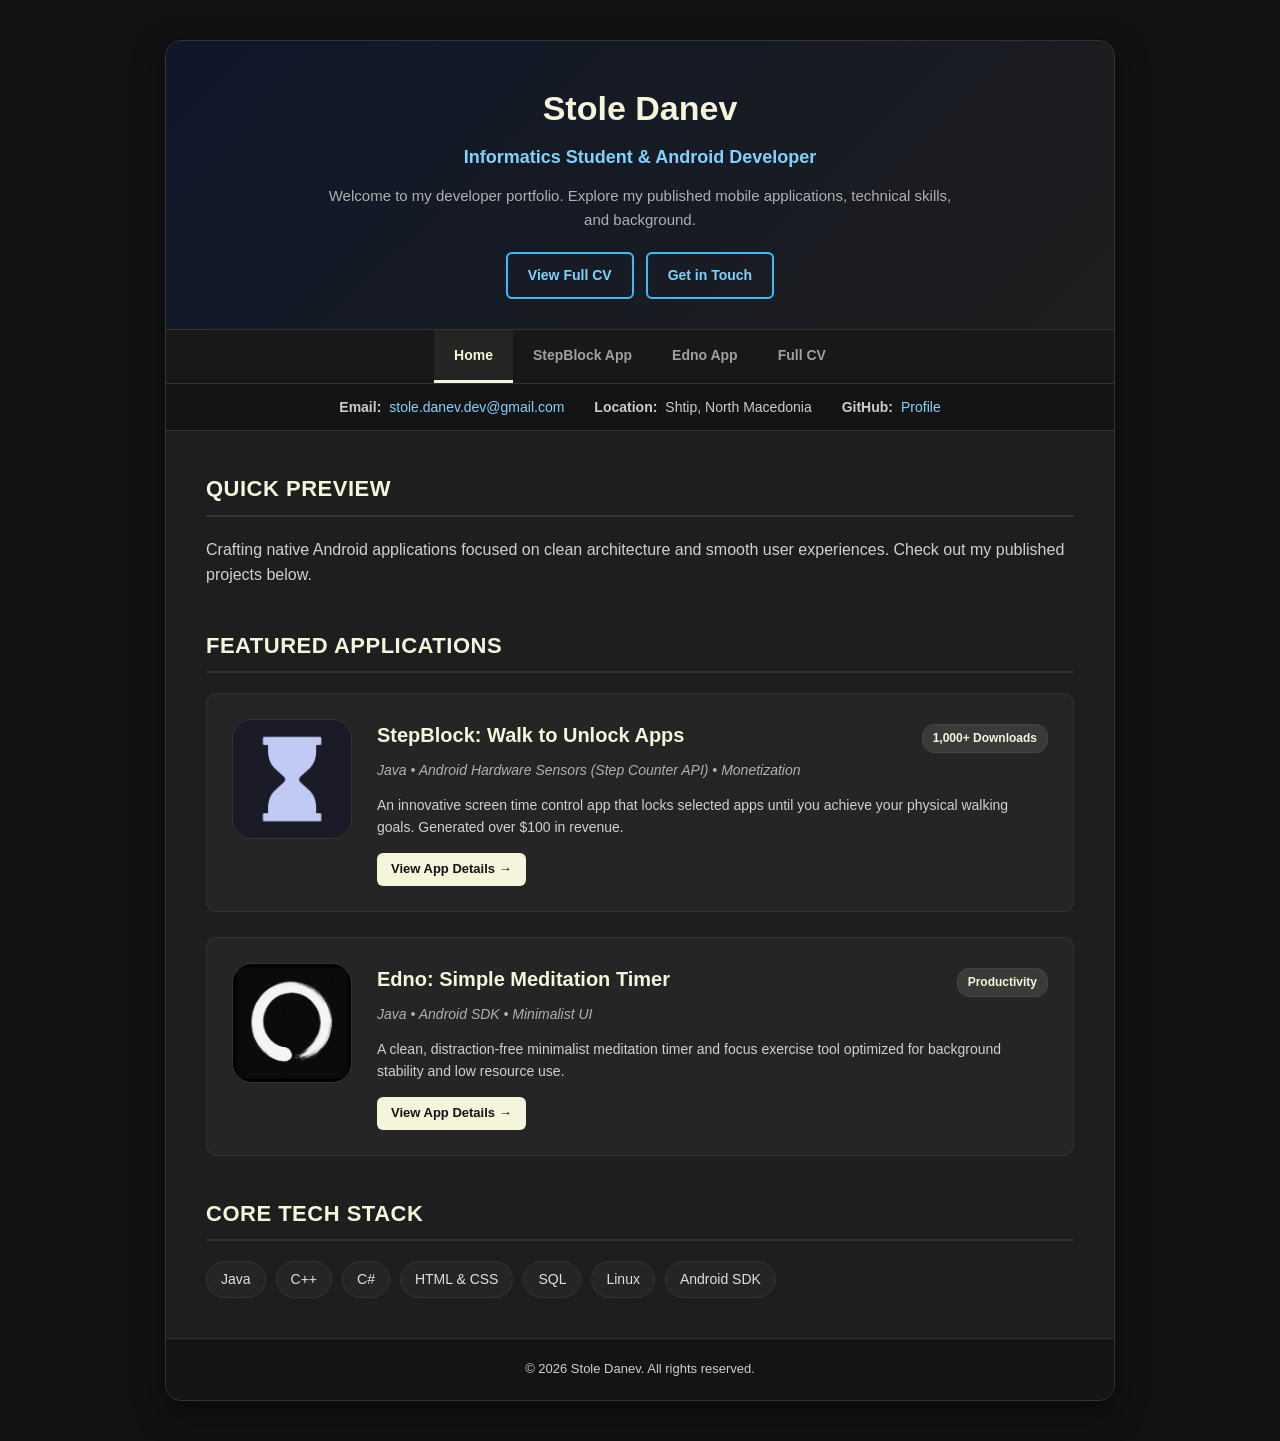
<file: index.html>
<!DOCTYPE html>
<html lang="en">
<head>
    <meta charset="UTF-8">
    <meta name="viewport" content="width=device-width, initial-scale=1.0">
    <title>Stole Danev - Developer Portfolio</title>
    <link rel="stylesheet" href="style.css">
</head>
<body>

<div class="page-container">
    <header>
        <h1>Stole Danev</h1>
        <p class="subtitle-role">Informatics Student & Android Developer</p>
        <p class="tagline">Welcome to my developer portfolio. Explore my published mobile applications, technical skills, and background.</p>
        <div class="hero-buttons">
            <a href="CV.html" class="btn btn-outline">View Full CV</a>
            <a href="mailto:stole.danev.dev@gmail.com" class="btn btn-outline">Get in Touch</a>
        </div>
    </header>

    <!-- Navigation Tabs -->
    <nav class="nav-tabs">
        <a href="index.html" class="active">Home</a>
        <a href="stepblock.html">StepBlock App</a>
        <a href="edno.html">Edno App</a>
        <a href="CV.html">Full CV</a>
    </nav>

    <!-- Contact Info Bar (Email & Location only) -->
    <div class="contact-info">
        <div><strong>Email:</strong> <a href="mailto:stole.danev.dev@gmail.com">stole.danev.dev@gmail.com</a></div>
        <div><strong>Location:</strong> Shtip, North Macedonia</div>
        <div><strong>GitHub:</strong> <a href="https://github.com/StoleDanev" target="_blank">Profile</a></div>
    </div>

    <div class="main-content">
        <!-- Quick Preview / About Section -->
        <section>
            <h2>Quick Preview</h2>
            <p>Crafting native Android applications focused on clean architecture and smooth user experiences. Check out my published projects below.</p>
        </section>

        <!-- Featured Apps Preview Grid -->
        <section>
            <h2>Featured Applications</h2>
            <div class="apps-grid">
                
                <!-- App 1 Preview -->
                <div class="app-card">
                    <div class="app-detail-layout">
                        <div class="app-logo-box">
                            <!-- Replace src with your actual logo image path, e.g., src="images/stepblock-logo.png" -->
                            <img src="stepblock-logo.png" alt="StepBlock Logo" onerror="this.style.display='none'; this.nextElementSibling.style.display='block';">
                            <div class="app-logo-placeholder" style="display:none;">StepBlock Logo</div>
                        </div>
                        <div class="app-info-content">
                            <div class="app-header">
                                <span class="app-title"><a href="stepblock.html">StepBlock: Walk to Unlock Apps</a></span>
                                <span class="app-badge">1,000+ Downloads</span>
                            </div>
                            <div class="app-tech">Java • Android Hardware Sensors (Step Counter API) • Monetization</div>
                            <p style="color: #d0d0d0; font-size: 14px; margin-bottom: 15px;">
                                An innovative screen time control app that locks selected apps until you achieve your physical walking goals. Generated over $100 in revenue.
                            </p>
                            <a href="stepblock.html" class="btn" style="font-size: 13px; padding: 6px 14px;">View App Details &rarr;</a>
                        </div>
                    </div>
                </div>

                <!-- App 2 Preview -->
                <div class="app-card">
                    <div class="app-detail-layout">
                        <div class="app-logo-box">
                            <!-- Replace src with your actual logo image path, e.g., src="images/edno-logo.png" -->
                            <img src="edno-logo.png" alt="Edno Logo" onerror="this.style.display='none'; this.nextElementSibling.style.display='block';">
                            <div class="app-logo-placeholder" style="display:none;">Edno Logo</div>
                        </div>
                        <div class="app-info-content">
                            <div class="app-header">
                                <span class="app-title"><a href="edno.html">Edno: Simple Meditation Timer</a></span>
                                <span class="app-badge">Productivity</span>
                            </div>
                            <div class="app-tech">Java • Android SDK • Minimalist UI</div>
                            <p style="color: #d0d0d0; font-size: 14px; margin-bottom: 15px;">
                                A clean, distraction-free minimalist meditation timer and focus exercise tool optimized for background stability and low resource use.
                            </p>
                            <a href="edno.html" class="btn" style="font-size: 13px; padding: 6px 14px;">View App Details &rarr;</a>
                        </div>
                    </div>
                </div>

            </div>
        </section>

        <!-- Technical Skills Quick Look -->
        <section>
            <h2>Core Tech Stack</h2>
            <ul class="skills-list">
                <li>Java</li>
                <li>C++</li>
                <li>C#</li>
                <li>HTML & CSS</li>
                <li>SQL</li>
                <li>Linux</li>
                <li>Android SDK</li>
            </ul>
        </section>
    </div>

    <footer>
        <p>&copy; 2026 Stole Danev. All rights reserved.</p>
    </footer>
</div>

</body>
</html>
</file>
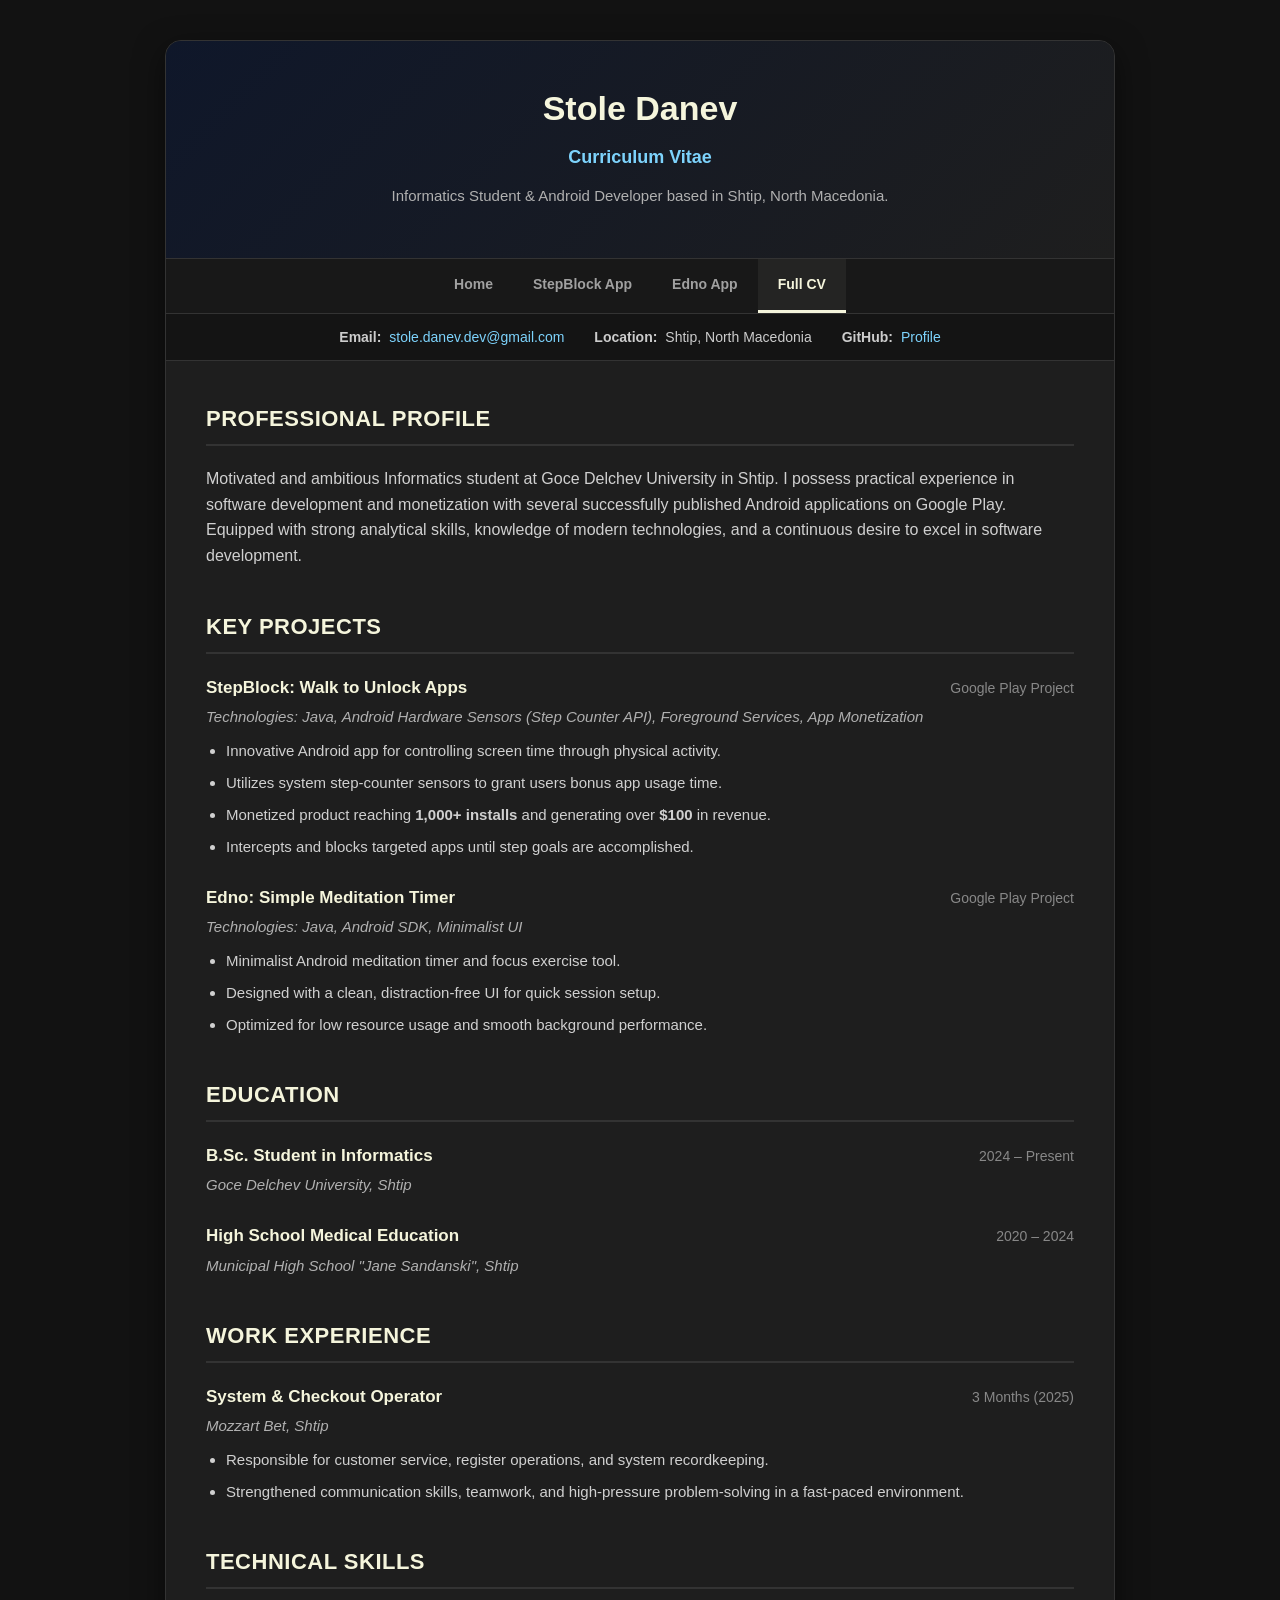
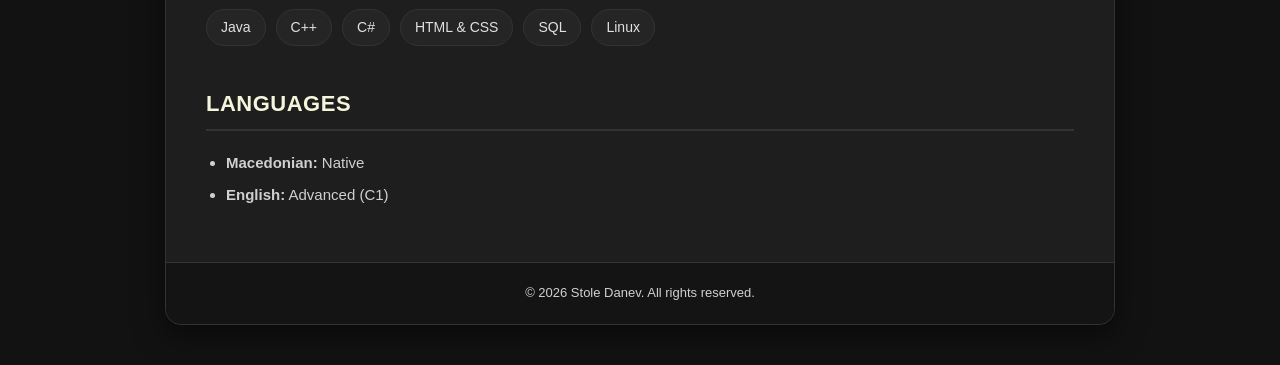
<file: CV.html>
<!DOCTYPE html>
<html lang="en">
<head>
    <meta charset="UTF-8">
    <meta name="viewport" content="width=device-width, initial-scale=1.0">
    <title>Stole Danev - Curriculum Vitae</title>
    <link rel="stylesheet" href="style.css">
</head>
<body>

<div class="page-container">
    <header>
        <h1>Stole Danev</h1>
        <p class="subtitle-role">Curriculum Vitae</p>
        <p class="tagline">Informatics Student & Android Developer based in Shtip, North Macedonia.</p>
    </header>

    <!-- Navigation Tabs -->
    <nav class="nav-tabs">
        <a href="index.html">Home</a>
        <a href="stepblock.html">StepBlock App</a>
        <a href="edno.html">Edno App</a>
        <a href="CV.html" class="active">Full CV</a>
    </nav>

    <!-- Contact Info Bar (Email & Location only) -->
    <div class="contact-info">
        <div><strong>Email:</strong> <a href="mailto:stole.danev.dev@gmail.com">stole.danev.dev@gmail.com</a></div>
        <div><strong>Location:</strong> Shtip, North Macedonia</div>
        <div><strong>GitHub:</strong> <a href="https://github.com/StoleDanev" target="_blank">Profile</a></div>
    </div>

    <div class="main-content">
        <!-- Professional Summary -->
        <section>
            <h2>Professional Profile</h2>
            <p>Motivated and ambitious Informatics student at Goce Delchev University in Shtip. I possess practical experience in software development and monetization with several successfully published Android applications on Google Play. Equipped with strong analytical skills, knowledge of modern technologies, and a continuous desire to excel in software development.</p>
        </section>

        <!-- Projects Summary Reference -->
        <section>
            <h2>Key Projects</h2>
            
            <div class="entry">
                <div class="entry-header">
                    <span class="entry-title"><a href="stepblock.html">StepBlock: Walk to Unlock Apps</a></span>
                    <span class="entry-date">Google Play Project</span>
                </div>
                <div class="entry-subtitle">Technologies: Java, Android Hardware Sensors (Step Counter API), Foreground Services, App Monetization</div>
                <ul class="bullet-list">
                    <li>Innovative Android app for controlling screen time through physical activity.</li>
                    <li>Utilizes system step-counter sensors to grant users bonus app usage time.</li>
                    <li>Monetized product reaching <strong>1,000+ installs</strong> and generating over <strong>$100</strong> in revenue.</li>
                    <li>Intercepts and blocks targeted apps until step goals are accomplished.</li>
                </ul>
            </div>

            <div class="entry">
                <div class="entry-header">
                    <span class="entry-title"><a href="edno.html">Edno: Simple Meditation Timer</a></span>
                    <span class="entry-date">Google Play Project</span>
                </div>
                <div class="entry-subtitle">Technologies: Java, Android SDK, Minimalist UI</div>
                <ul class="bullet-list">
                    <li>Minimalist Android meditation timer and focus exercise tool.</li>
                    <li>Designed with a clean, distraction-free UI for quick session setup.</li>
                    <li>Optimized for low resource usage and smooth background performance.</li>
                </ul>
            </div>
        </section>

        <!-- Education -->
        <section>
            <h2>Education</h2>
            
            <div class="entry">
                <div class="entry-header">
                    <span class="entry-title">B.Sc. Student in Informatics</span>
                    <span class="entry-date">2024 – Present</span>
                </div>
                <div class="entry-subtitle">Goce Delchev University, Shtip</div>
            </div>

            <div class="entry">
                <div class="entry-header">
                    <span class="entry-title">High School Medical Education</span>
                    <span class="entry-date">2020 – 2024</span>
                </div>
                <div class="entry-subtitle">Municipal High School "Jane Sandanski", Shtip</div>
            </div>
        </section>

        <!-- Experience -->
        <section>
            <h2>Work Experience</h2>
            
            <div class="entry">
                <div class="entry-header">
                    <span class="entry-title">System & Checkout Operator</span>
                    <span class="entry-date">3 Months (2025)</span>
                </div>
                <div class="entry-subtitle">Mozzart Bet, Shtip</div>
                <ul class="bullet-list">
                    <li>Responsible for customer service, register operations, and system recordkeeping.</li>
                    <li>Strengthened communication skills, teamwork, and high-pressure problem-solving in a fast-paced environment.</li>
                </ul>
            </div>
        </section>

        <!-- Tech Skills -->
        <section>
            <h2>Technical Skills</h2>
            <ul class="skills-list">
                <li>Java</li>
                <li>C++</li>
                <li>C#</li>
                <li>HTML & CSS</li>
                <li>SQL</li>
                <li>Linux</li>
            </ul>
        </section>

        <!-- Languages -->
        <section>
            <h2>Languages</h2>
            <ul class="bullet-list">
                <li><strong>Macedonian:</strong> Native</li>
                <li><strong>English:</strong> Advanced (C1)</li>
            </ul>
        </section>
    </div>

    <footer>
        <p>&copy; 2026 Stole Danev. All rights reserved.</p>
    </footer>
</div>

</body>
</html>
</file>
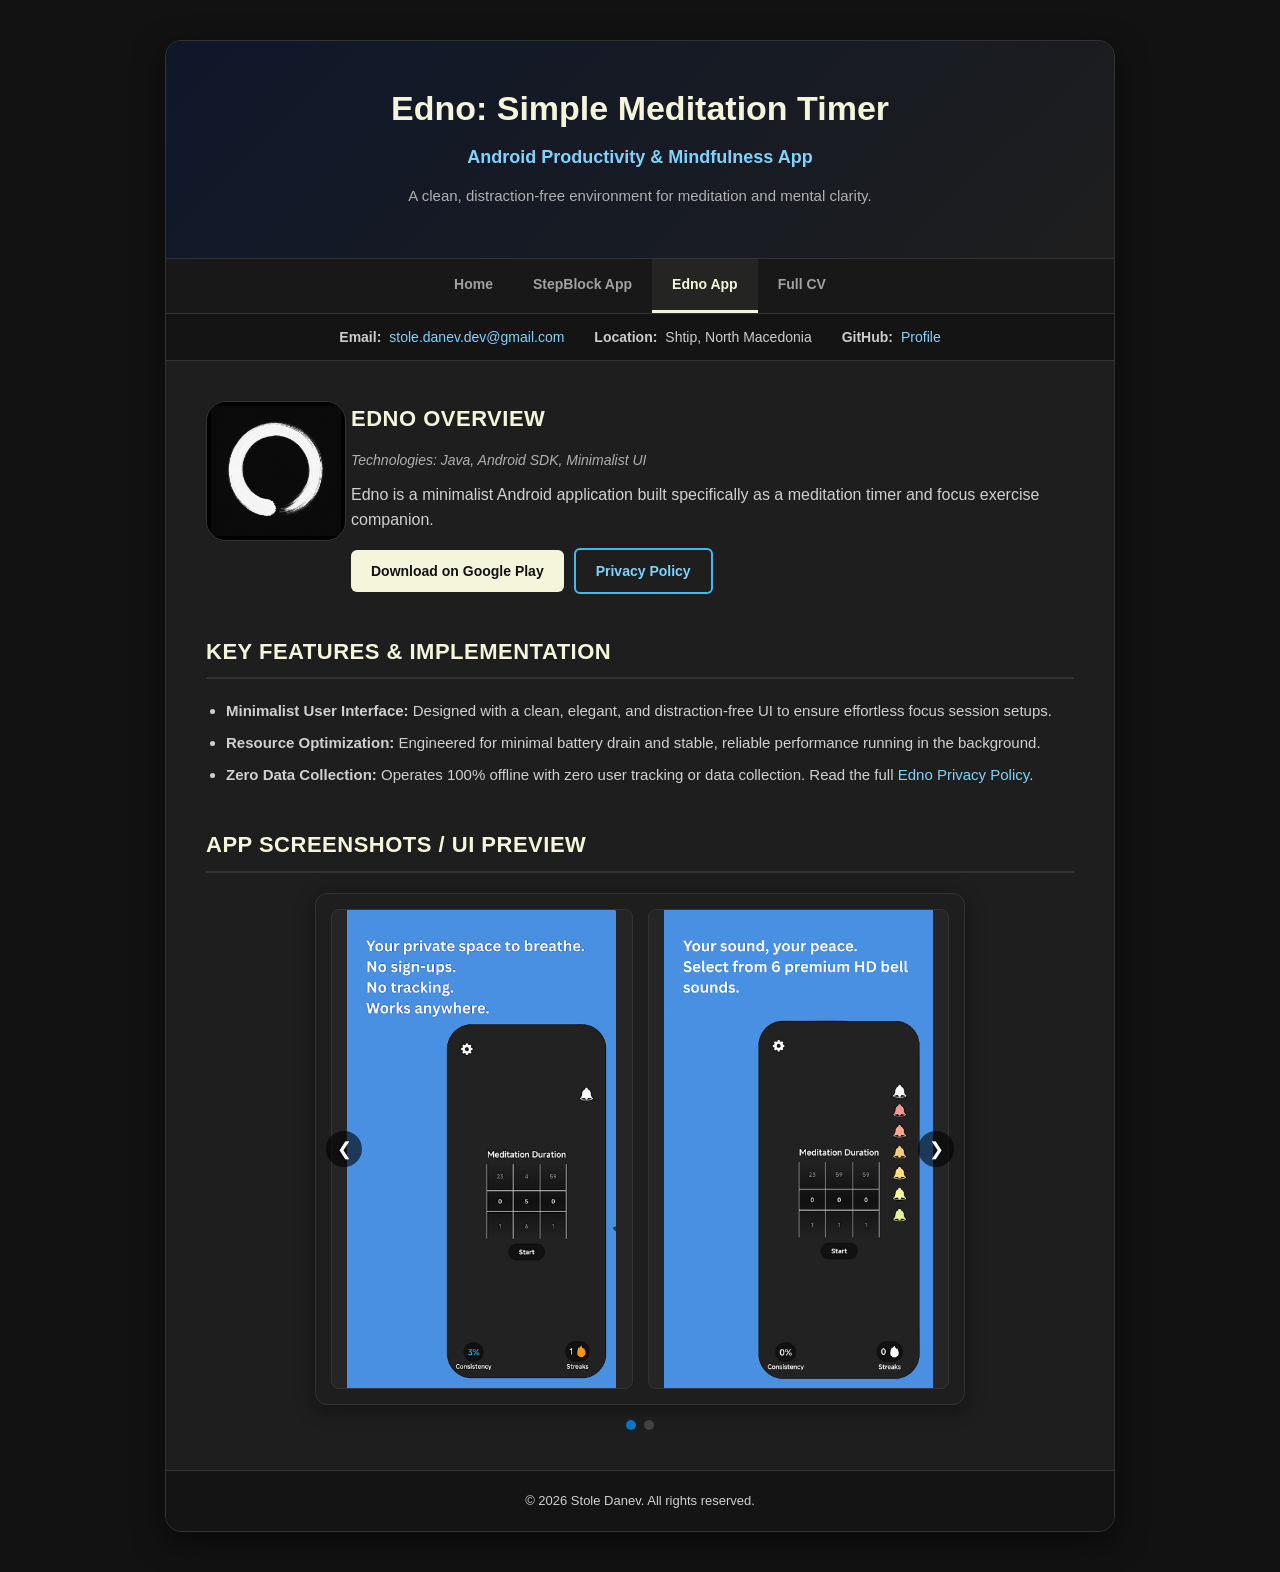
<file: edno.html>
<!DOCTYPE html>
<html lang="en">
<head>
    <meta charset="UTF-8">
    <meta name="viewport" content="width=device-width, initial-scale=1.0">
    <title>Edno - Stole Danev</title>
    <link rel="stylesheet" href="style.css">
</head>
<body>

<div class="page-container">
    <header>
        <h1>Edno: Simple Meditation Timer</h1>
        <p class="subtitle-role">Android Productivity & Mindfulness App</p>
        <p class="tagline">A clean, distraction-free environment for meditation and mental clarity.</p>
    </header>

    <!-- Navigation Tabs -->
    <nav class="nav-tabs">
        <a href="index.html">Home</a>
        <a href="stepblock.html">StepBlock App</a>
        <a href="edno.html" class="active">Edno App</a>
        <a href="CV.html">Full CV</a>
    </nav>

    <!-- Contact Info Bar (Email & Location only) -->
    <div class="contact-info">
        <div><strong>Email:</strong> <a href="mailto:stole.danev.dev@gmail.com">stole.danev.dev@gmail.com</a></div>
        <div><strong>Location:</strong> Shtip, North Macedonia</div>
        <div><strong>GitHub:</strong> <a href="https://github.com/StoleDanev" target="_blank">Profile</a></div>
    </div>

    <div class="main-content">
        <section>
            <div class="app-detail-layout">
                <div class="app-logo-box" style="width: 140px; height: 140px;">
                    <!-- Insert image path here e.g. src="images/edno-logo.png" -->
                    <img src="edno-logo.png" alt="Edno Logo" onerror="this.style.display='none'; this.nextElementSibling.style.display='block';">
                    <div class="app-logo-placeholder" style="display:none;">Edno Logo</div>
                </div>
                <div class="app-info-content">
                    <h2 style="border: none; margin-bottom: 5px;">Edno Overview</h2>
                    <div class="app-tech" style="margin-bottom: 10px;">Technologies: Java, Android SDK, Minimalist UI</div>
                    <p style="margin-bottom: 15px;">
                        Edno is a minimalist Android application built specifically as a meditation timer and focus exercise companion.
                    </p>
                    <div style="display: flex; gap: 10px; flex-wrap: wrap; align-items: center;">
                        <a href="https://play.google.com/store/apps/details?id=com.elots.edno&pli=1" target="_blank" class="btn">Download on Google Play</a>
                        <a href="privacy-policy-edno.html" class="btn btn-outline">Privacy Policy</a>
                    </div>
                </div>
            </div>
        </section>

        <section>
            <h2>Key Features & Implementation</h2>
            <ul class="bullet-list">
                <li><strong>Minimalist User Interface:</strong> Designed with a clean, elegant, and distraction-free UI to ensure effortless focus session setups.</li>
                <li><strong>Resource Optimization:</strong> Engineered for minimal battery drain and stable, reliable performance running in the background.</li>
                <li><strong>Zero Data Collection:</strong> Operates 100% offline with zero user tracking or data collection. Read the full <a href="privacy-policy-edno.html">Edno Privacy Policy</a>.</li>
            </ul>
        </section>

        <!-- App Screenshots Carousel Section (2 per slide) -->
        <section>
            <h2>App Screenshots / UI Preview</h2>
            
            <div class="carousel-container">
                <button class="carousel-btn prev" onclick="moveSlide(-1)">&#10094;</button>
                <button class="carousel-btn next" onclick="moveSlide(1)">&#10095;</button>
                
                <div class="carousel-track" id="carouselTrack">
                    <!-- Slide Group 1 (Screenshots 1 & 2) -->
                    <div class="carousel-group">
                        <div class="carousel-slide">
                            <img src="edno-screenshot1.png" alt="Screenshot 1" onerror="this.style.display='none';">
                        </div>
                        <div class="carousel-slide">
                            <img src="edno-screenshot2.png" alt="Screenshot 2" onerror="this.style.display='none';">
                        </div>
                    </div>
                    
                    <!-- Slide Group 2 (Screenshots 3 & 4) -->
                    <div class="carousel-group">
                        <div class="carousel-slide">
                            <img src="edno-screenshot3.png" alt="Screenshot 3" onerror="this.style.display='none';">
                        </div>
                        <div class="carousel-slide">
                            <img src="edno-screenshot4.png" alt="Screenshot 4" onerror="this.style.display='none';">
                        </div>
                    </div>
                </div>
            </div>

            <!-- Indicator Dots (2 dots for 2 slides/groups) -->
            <div class="carousel-dots">
                <span class="dot active" onclick="goToSlide(0)"></span>
                <span class="dot" onclick="goToSlide(1)"></span>
            </div>
        </section>
    </div>

    <footer>
        <p>&copy; 2026 Stole Danev. All rights reserved.</p>
    </footer>
</div>

<!-- Carousel Script -->
<script>
    let currentSlide = 0;
    const totalSlides = 2; // 2 groups of screenshots
    const track = document.getElementById('carouselTrack');
    const dots = document.querySelectorAll('.dot');

    function updateCarousel() {
        track.style.transform = `translateX(-${currentSlide * 100}%)`;
        dots.forEach((dot, index) => {
            dot.classList.toggle('active', index === currentSlide);
        });
    }

    function moveSlide(direction) {
        currentSlide = (currentSlide + direction + totalSlides) % totalSlides;
        updateCarousel();
    }

    function goToSlide(slideIndex) {
        currentSlide = slideIndex;
        updateCarousel();
    }
</script>

</body>
</html>
</file>
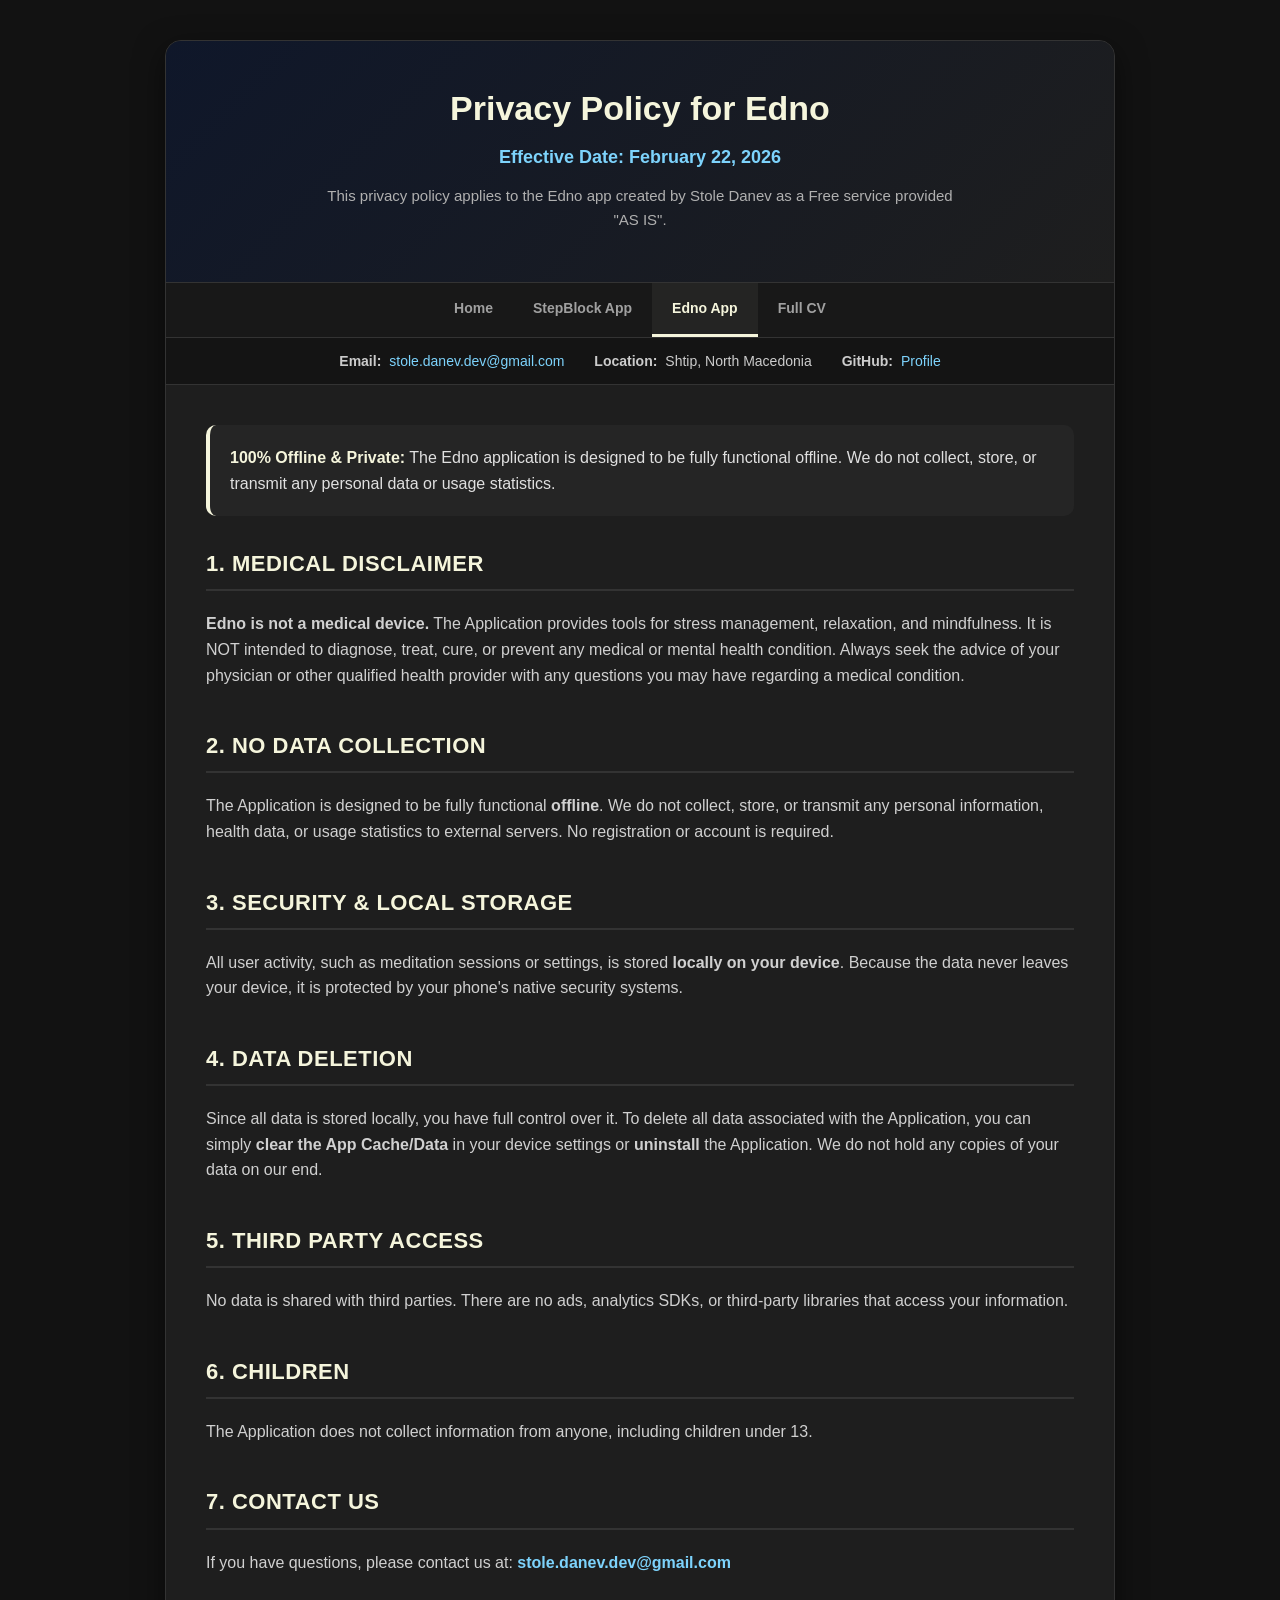
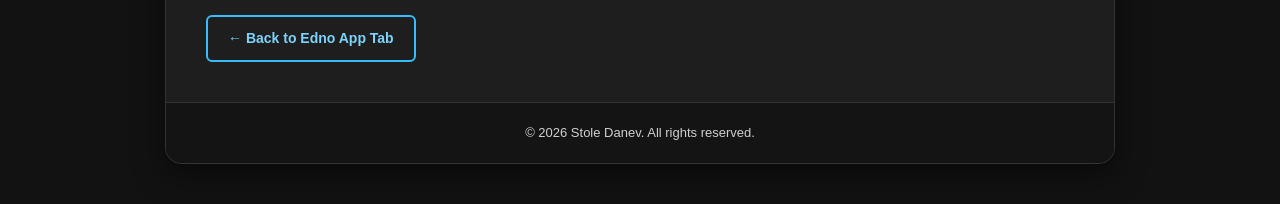
<file: privacy-policy-edno.html>
<!DOCTYPE html>
<html lang="en">
<head>
    <meta charset="UTF-8">
    <meta name="viewport" content="width=device-width, initial-scale=1.0">
    <title>Privacy Policy - Edno App</title>
    <link rel="stylesheet" href="style.css">
</head>
<body>

<div class="page-container">
    <header>
        <h1>Privacy Policy for Edno</h1>
        <p class="subtitle-role">Effective Date: February 22, 2026</p>
        <p class="tagline">This privacy policy applies to the Edno app created by Stole Danev as a Free service provided "AS IS".</p>
    </header>

    <!-- Navigation Tabs -->
    <nav class="nav-tabs">
        <a href="index.html">Home</a>
        <a href="stepblock.html">StepBlock App</a>
        <a href="edno.html" class="active">Edno App</a>
        <a href="CV.html">Full CV</a>
    </nav>

    <!-- Contact Info Bar (Email & Location only) -->
    <div class="contact-info">
        <div><strong>Email:</strong> <a href="mailto:stole.danev.dev@gmail.com">stole.danev.dev@gmail.com</a></div>
        <div><strong>Location:</strong> Shtip, North Macedonia</div>
        <div><strong>GitHub:</strong> <a href="https://github.com/StoleDanev" target="_blank">Profile</a></div>
    </div>
    
    <div class="main-content">
        <!-- Highlight Box -->
        <div class="cta-card" style="text-align: left; background-color: #252525; color: #e0e0e0; border-left: 4px solid #F5F5DC; border-style: none none none solid; margin-bottom: 30px; padding: 20px;">
            <strong style="color: #F5F5DC;">100% Offline & Private:</strong> The Edno application is designed to be fully functional offline. We do not collect, store, or transmit any personal data or usage statistics.
        </div>

        <section>
            <h2>1. Medical Disclaimer</h2>
            <p><strong>Edno is not a medical device.</strong> The Application provides tools for stress management, relaxation, and mindfulness. It is NOT intended to diagnose, treat, cure, or prevent any medical or mental health condition. Always seek the advice of your physician or other qualified health provider with any questions you may have regarding a medical condition.</p>
        </section>

        <section>
            <h2>2. No Data Collection</h2>
            <p>The Application is designed to be fully functional <strong>offline</strong>. We do not collect, store, or transmit any personal information, health data, or usage statistics to external servers. No registration or account is required.</p>
        </section>

        <section>
            <h2>3. Security & Local Storage</h2>
            <p>All user activity, such as meditation sessions or settings, is stored <strong>locally on your device</strong>. Because the data never leaves your device, it is protected by your phone's native security systems.</p>
        </section>

        <section>
            <h2>4. Data Deletion</h2>
            <p>Since all data is stored locally, you have full control over it. To delete all data associated with the Application, you can simply <strong>clear the App Cache/Data</strong> in your device settings or <strong>uninstall</strong> the Application. We do not hold any copies of your data on our end.</p>
        </section>

        <section>
            <h2>5. Third Party Access</h2>
            <p>No data is shared with third parties. There are no ads, analytics SDKs, or third-party libraries that access your information.</p>
        </section>

        <section>
            <h2>6. Children</h2>
            <p>The Application does not collect information from anyone, including children under 13.</p>
        </section>

        <section>
            <h2>7. Contact Us</h2>
            <p>If you have questions, please contact us at: <a href="mailto:stole.danev.dev@gmail.com"><strong>stole.danev.dev@gmail.com</strong></a></p>
        </section>

        <div style="margin-top: 30px;">
            <a href="edno.html" class="btn btn-outline">&larr; Back to Edno App Tab</a>
        </div>
    </div>

    <footer>
        <p>&copy; 2026 Stole Danev. All rights reserved.</p>
    </footer>
</div>

</body>
</html>
</file>
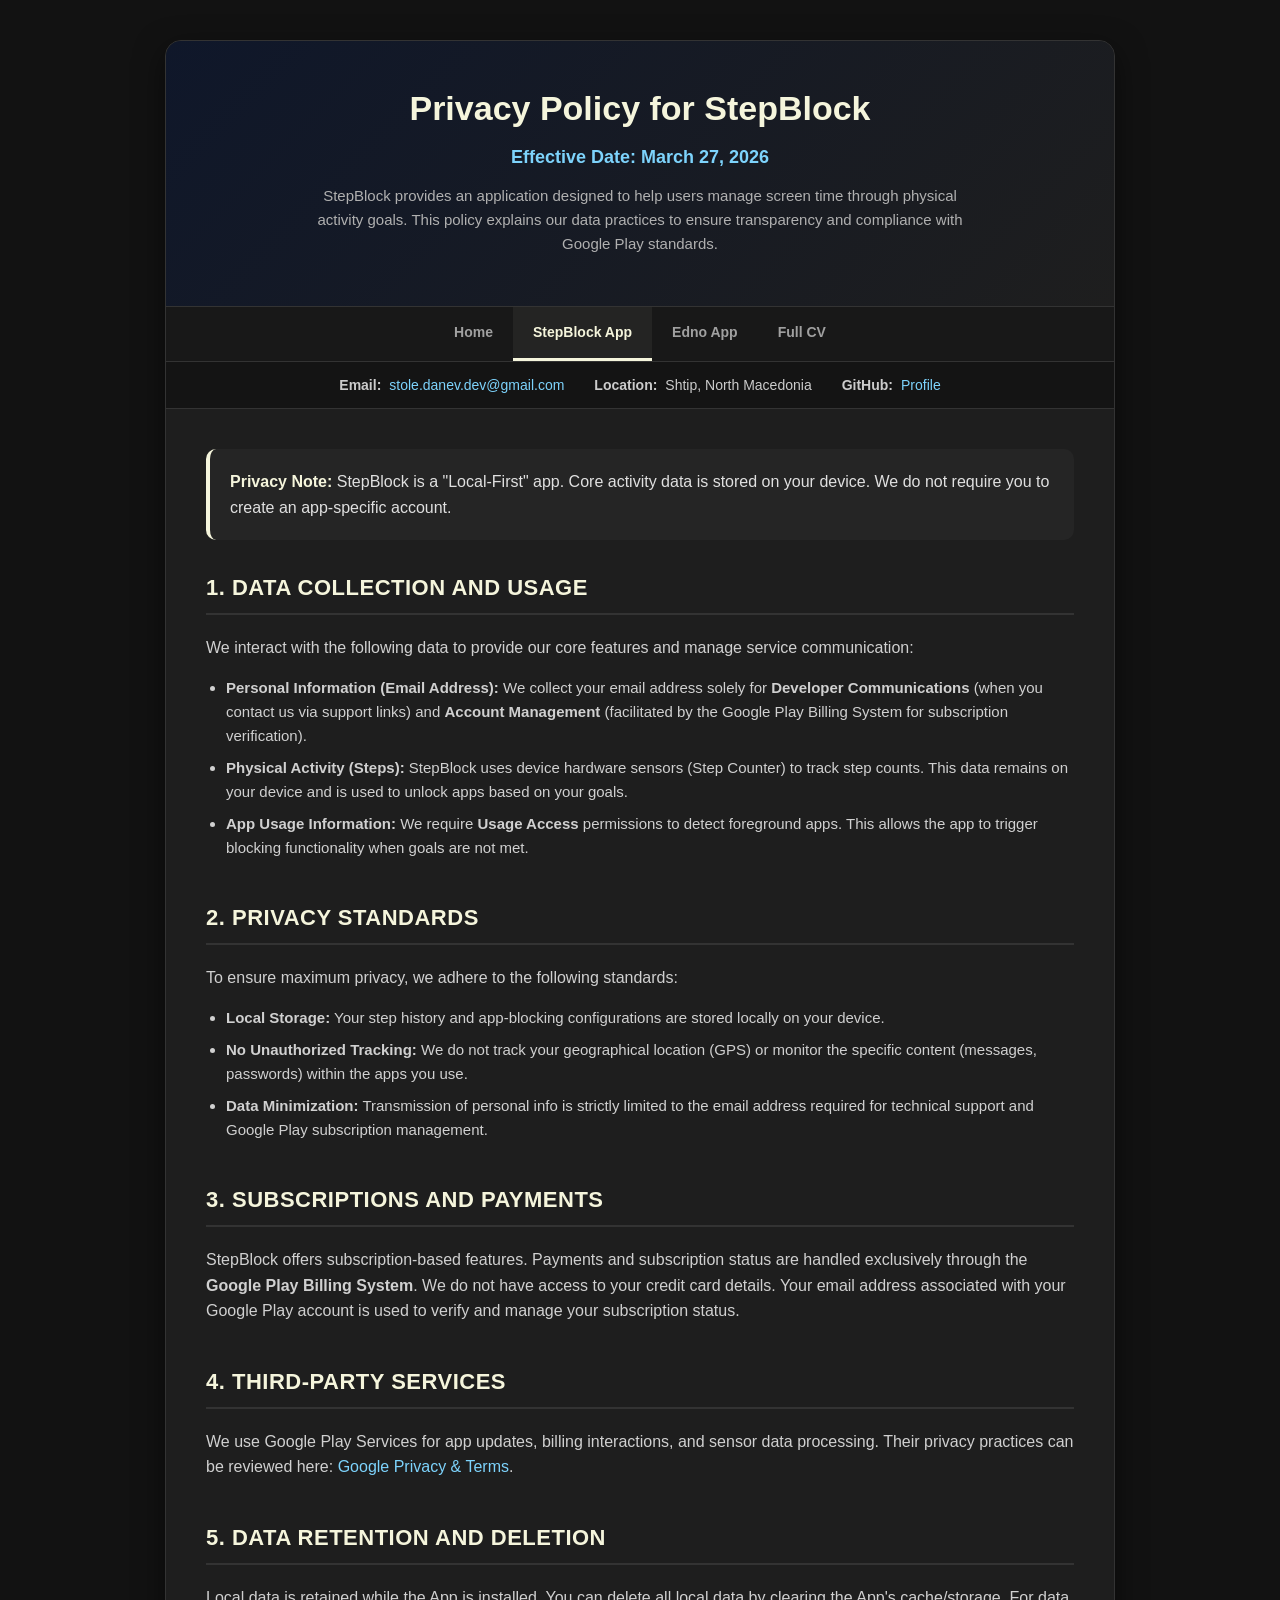
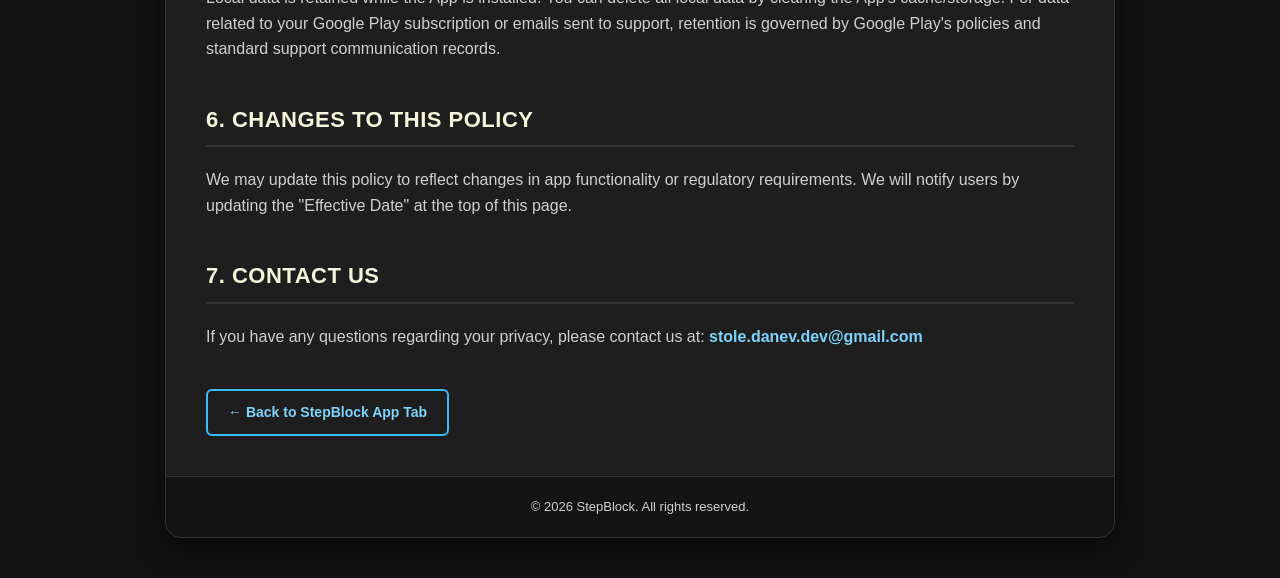
<file: privacy-policy-stepblock.html>
<!DOCTYPE html>
<html lang="en">
<head>
    <meta charset="UTF-8">
    <meta name="viewport" content="width=device-width, initial-scale=1.0">
    <title>Privacy Policy - StepBlock</title>
    <link rel="stylesheet" href="style.css">
</head>
<body>

<div class="page-container">
    <header>
        <h1>Privacy Policy for StepBlock</h1>
        <p class="subtitle-role">Effective Date: March 27, 2026</p>
        <p class="tagline">StepBlock provides an application designed to help users manage screen time through physical activity goals. This policy explains our data practices to ensure transparency and compliance with Google Play standards.</p>
    </header>

    <!-- Navigation Tabs -->
    <nav class="nav-tabs">
        <a href="index.html">Home</a>
        <a href="stepblock.html" class="active">StepBlock App</a>
        <a href="edno.html">Edno App</a>
        <a href="CV.html">Full CV</a>
    </nav>

    <!-- Contact Info Bar (Email & Location only) -->
    <div class="contact-info">
        <div><strong>Email:</strong> <a href="mailto:stole.danev.dev@gmail.com">stole.danev.dev@gmail.com</a></div>
        <div><strong>Location:</strong> Shtip, North Macedonia</div>
        <div><strong>GitHub:</strong> <a href="https://github.com/StoleDanev" target="_blank">Profile</a></div>
    </div>

    <div class="main-content">
        <!-- Highlight Box -->
        <div class="cta-card" style="text-align: left; background-color: #252525; color: #e0e0e0; border-left: 4px solid #F5F5DC; border-style: none none none solid; margin-bottom: 30px; padding: 20px;">
            <strong style="color: #F5F5DC;">Privacy Note:</strong> StepBlock is a "Local-First" app. Core activity data is stored on your device. We do not require you to create an app-specific account.
        </div>

        <section>
            <h2>1. Data Collection and Usage</h2>
            <p style="margin-bottom: 15px;">We interact with the following data to provide our core features and manage service communication:</p>
            <ul class="bullet-list">
                <li><strong>Personal Information (Email Address):</strong> We collect your email address solely for <strong>Developer Communications</strong> (when you contact us via support links) and <strong>Account Management</strong> (facilitated by the Google Play Billing System for subscription verification).</li>
                <li><strong>Physical Activity (Steps):</strong> StepBlock uses device hardware sensors (Step Counter) to track step counts. This data remains on your device and is used to unlock apps based on your goals.</li>
                <li><strong>App Usage Information:</strong> We require <strong>Usage Access</strong> permissions to detect foreground apps. This allows the app to trigger blocking functionality when goals are not met.</li>
            </ul>
        </section>

        <section>
            <h2>2. Privacy Standards</h2>
            <p style="margin-bottom: 15px;">To ensure maximum privacy, we adhere to the following standards:</p>
            <ul class="bullet-list">
                <li><strong>Local Storage:</strong> Your step history and app-blocking configurations are stored locally on your device.</li>
                <li><strong>No Unauthorized Tracking:</strong> We do not track your geographical location (GPS) or monitor the specific content (messages, passwords) within the apps you use.</li>
                <li><strong>Data Minimization:</strong> Transmission of personal info is strictly limited to the email address required for technical support and Google Play subscription management.</li>
            </ul>
        </section>

        <section>
            <h2>3. Subscriptions and Payments</h2>
            <p>StepBlock offers subscription-based features. Payments and subscription status are handled exclusively through the <strong>Google Play Billing System</strong>. We do not have access to your credit card details. Your email address associated with your Google Play account is used to verify and manage your subscription status.</p>
        </section>

        <section>
            <h2>4. Third-Party Services</h2>
            <p>We use Google Play Services for app updates, billing interactions, and sensor data processing. Their privacy practices can be reviewed here: <a href="https://policies.google.com/privacy" target="_blank">Google Privacy & Terms</a>.</p>
        </section>

        <section>
            <h2>5. Data Retention and Deletion</h2>
            <p>Local data is retained while the App is installed. You can delete all local data by clearing the App's cache/storage. For data related to your Google Play subscription or emails sent to support, retention is governed by Google Play's policies and standard support communication records.</p>
        </section>

        <section>
            <h2>6. Changes to This Policy</h2>
            <p>We may update this policy to reflect changes in app functionality or regulatory requirements. We will notify users by updating the "Effective Date" at the top of this page.</p>
        </section>

        <section>
            <h2>7. Contact Us</h2>
            <p>If you have any questions regarding your privacy, please contact us at: <a href="mailto:stole.danev.dev@gmail.com"><strong>stole.danev.dev@gmail.com</strong></a></p>
        </section>

        <div style="margin-top: 30px;">
            <a href="stepblock.html" class="btn btn-outline">&larr; Back to StepBlock App Tab</a>
        </div>
    </div>

    <footer>
        <p>&copy; 2026 StepBlock. All rights reserved.</p>
    </footer>
</div>

</body>
</html>
</file>
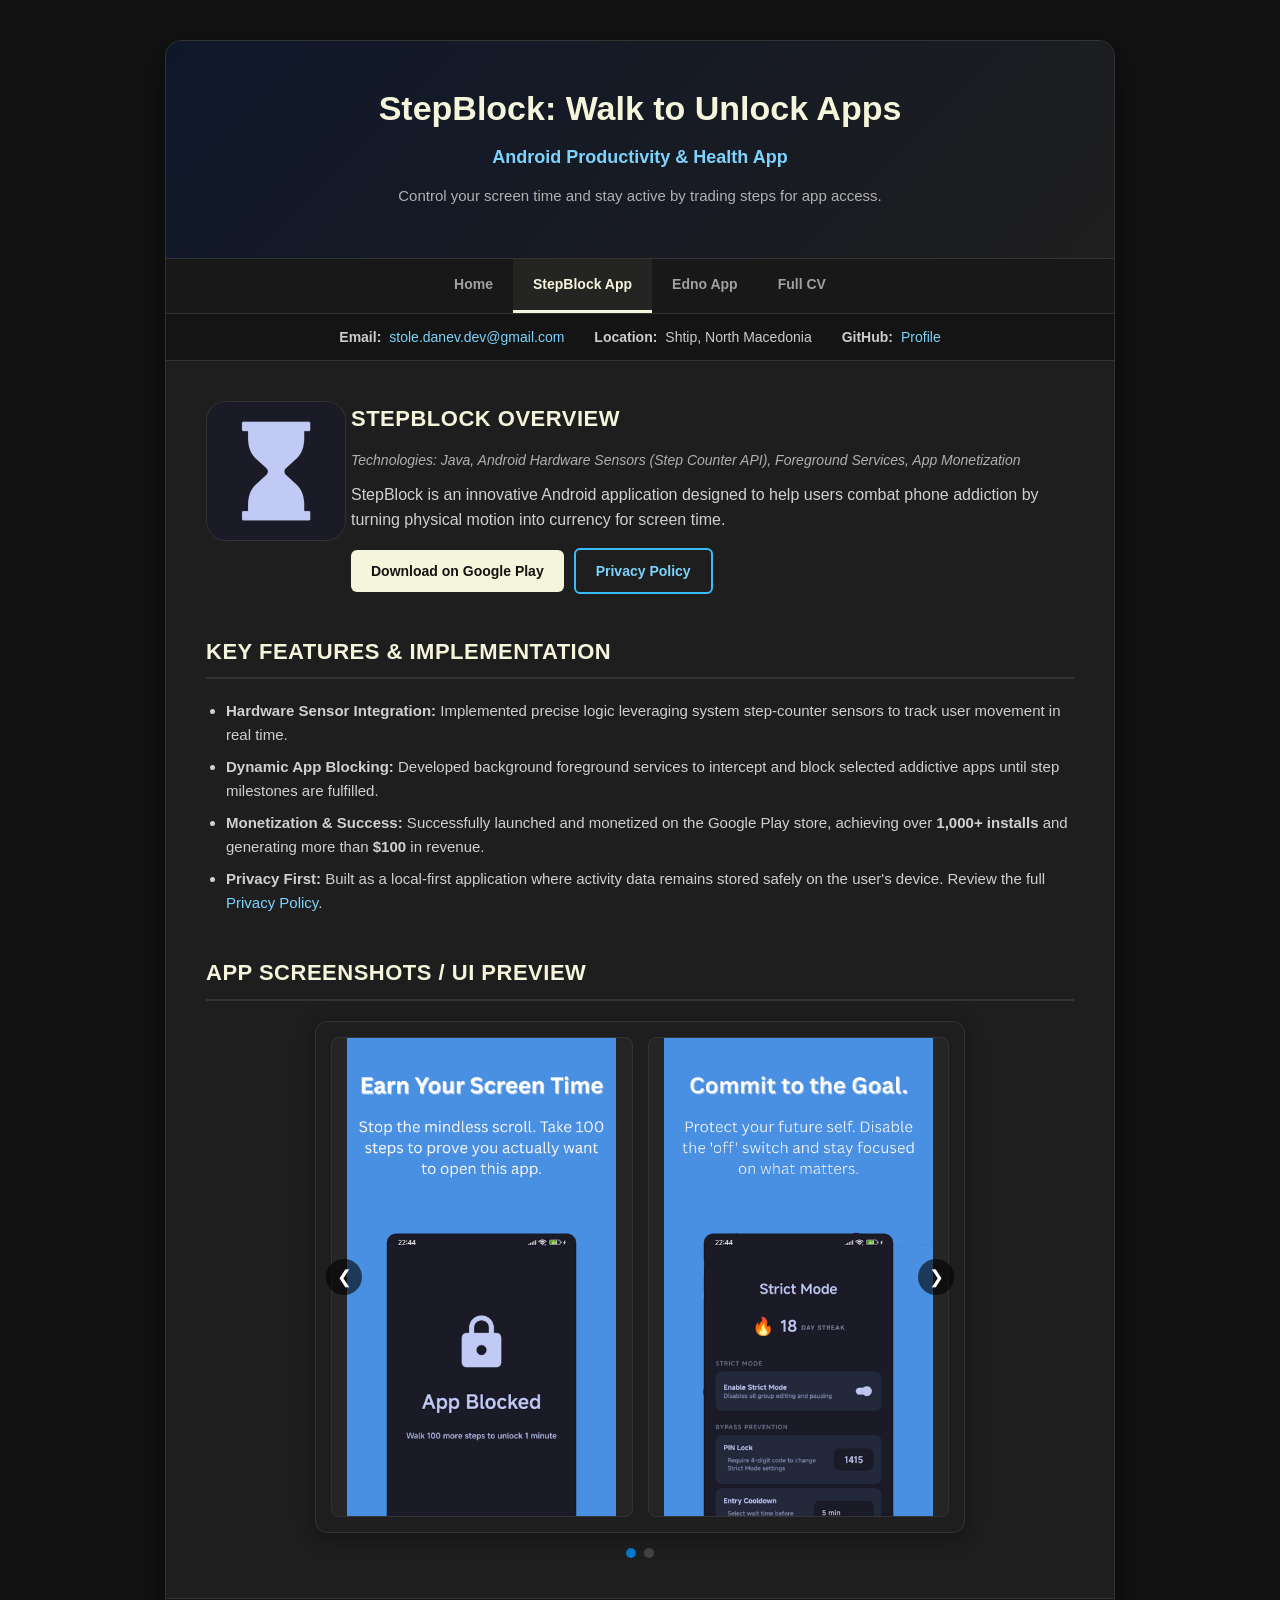
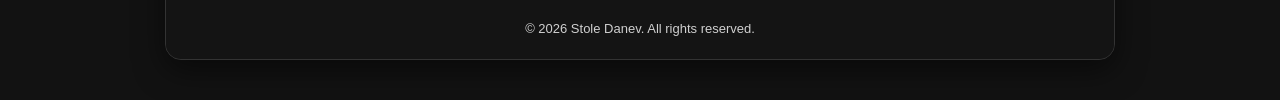
<file: stepblock.html>
<!DOCTYPE html>
<html lang="en">
<head>
    <meta charset="UTF-8">
    <meta name="viewport" content="width=device-width, initial-scale=1.0">
    <title>StepBlock - Stole Danev</title>
    <link rel="stylesheet" href="style.css">
</head>
<body>

<div class="page-container">
    <header>
        <h1>StepBlock: Walk to Unlock Apps</h1>
        <p class="subtitle-role">Android Productivity & Health App</p>
        <p class="tagline">Control your screen time and stay active by trading steps for app access.</p>
    </header>

    <!-- Navigation Tabs -->
    <nav class="nav-tabs">
        <a href="index.html">Home</a>
        <a href="stepblock.html" class="active">StepBlock App</a>
        <a href="edno.html">Edno App</a>
        <a href="CV.html">Full CV</a>
    </nav>

    <!-- Contact Info Bar (Email & Location only) -->
    <div class="contact-info">
        <div><strong>Email:</strong> <a href="mailto:stole.danev.dev@gmail.com">stole.danev.dev@gmail.com</a></div>
        <div><strong>Location:</strong> Shtip, North Macedonia</div>
        <div><strong>GitHub:</strong> <a href="https://github.com/StoleDanev" target="_blank">Profile</a></div>
    </div>

    <div class="main-content">
        <section>
            <div class="app-detail-layout">
                <div class="app-logo-box" style="width: 140px; height: 140px;">
                    <img src="stepblock-logo.png" alt="StepBlock Logo" onerror="this.style.display='none'; this.nextElementSibling.style.display='block';">
                    <div class="app-logo-placeholder" style="display:none;">StepBlock Logo</div>
                </div>
                <div class="app-info-content">
                    <h2 style="border: none; margin-bottom: 5px;">StepBlock Overview</h2>
                    <div class="app-tech" style="margin-bottom: 10px;">Technologies: Java, Android Hardware Sensors (Step Counter API), Foreground Services, App Monetization</div>
                    <p style="margin-bottom: 15px;">
                        StepBlock is an innovative Android application designed to help users combat phone addiction by turning physical motion into currency for screen time.
                    </p>
                    <div style="display: flex; gap: 10px; flex-wrap: wrap; align-items: center;">
                        <a href="https://play.google.com/store/apps/details?id=com.elots.appblocker" target="_blank" class="btn">Download on Google Play</a>
                        <a href="privacy-policy-stepblock.html" class="btn btn-outline">Privacy Policy</a>
                    </div>
                </div>
            </div>
        </section>

        <section>
            <h2>Key Features & Implementation</h2>
            <ul class="bullet-list">
                <li><strong>Hardware Sensor Integration:</strong> Implemented precise logic leveraging system step-counter sensors to track user movement in real time.</li>
                <li><strong>Dynamic App Blocking:</strong> Developed background foreground services to intercept and block selected addictive apps until step milestones are fulfilled.</li>
                <li><strong>Monetization & Success:</strong> Successfully launched and monetized on the Google Play store, achieving over <strong>1,000+ installs</strong> and generating more than <strong>$100</strong> in revenue.</li>
                <li><strong>Privacy First:</strong> Built as a local-first application where activity data remains stored safely on the user's device. Review the full <a href="privacy-policy-stepblock.html">Privacy Policy</a>.</li>
            </ul>
        </section>

        <!-- App Screenshots Carousel Section (2 per view) -->
        <section>
            <h2>App Screenshots / UI Preview</h2>
            
            <div class="carousel-container">
                <button class="carousel-btn prev" onclick="moveSlide(-1)">&#10094;</button>
                <button class="carousel-btn next" onclick="moveSlide(1)">&#10095;</button>
                
                <div class="carousel-track" id="carouselTrack">
                    <!-- Slide Group 1 (Screenshots 1 & 2) -->
                    <div class="carousel-group">
                        <div class="carousel-slide">
                            <img src="stepblock-screenshot1.png" alt="Screenshot 1" onerror="this.style.display='none';">
                        </div>
                        <div class="carousel-slide">
                            <img src="stepblock-screenshot2.png" alt="Screenshot 2" onerror="this.style.display='none';">
                        </div>
                    </div>
                    
                    <!-- Slide Group 2 (Screenshots 3 & 4) -->
                    <div class="carousel-group">
                        <div class="carousel-slide">
                            <img src="stepblock-screenshot3.png" alt="Screenshot 3" onerror="this.style.display='none';">
                        </div>
                        <div class="carousel-slide">
                            <img src="stepblock-screenshot4.png" alt="Screenshot 4" onerror="this.style.display='none';">
                        </div>
                    </div>
                </div>
            </div>

            <!-- Indicator Dots (2 dots for 2 slides/groups) -->
            <div class="carousel-dots">
                <span class="dot active" onclick="goToSlide(0)"></span>
                <span class="dot" onclick="goToSlide(1)"></span>
            </div>
        </section>
    </div>

    <footer>
        <p>&copy; 2026 Stole Danev. All rights reserved.</p>
    </footer>
</div>

<!-- Carousel Script -->
<script>
    let currentSlide = 0;
    const totalSlides = 2; // 2 groups of screenshots
    const track = document.getElementById('carouselTrack');
    const dots = document.querySelectorAll('.dot');

    function updateCarousel() {
        track.style.transform = `translateX(-${currentSlide * 100}%)`;
        dots.forEach((dot, index) => {
            dot.classList.toggle('active', index === currentSlide);
        });
    }

    function moveSlide(direction) {
        currentSlide = (currentSlide + direction + totalSlides) % totalSlides;
        updateCarousel();
    }

    function goToSlide(slideIndex) {
        currentSlide = slideIndex;
        updateCarousel();
    }
</script>

</body>
</html>
</file>
<file: style.css>
* {
    box-sizing: border-box;
    margin: 0;
    padding: 0;
}

body {
    font-family: -apple-system, BlinkMacSystemFont, "Segoe UI", Roboto, Helvetica, Arial, sans-serif;
    background-color: #121212;
    color: #e0e0e0;
    line-height: 1.6;
    padding: 20px;
}

/* Global Link Rules (Soft Ice Blue Off-Color) */
a, a:link, a:visited {
    color: #7dd3fc;
    text-decoration: none;
    transition: color 0.2s ease;
}

a:hover {
    color: #F5F5DC;
    text-decoration: underline;
}

.page-container {
    max-width: 950px;
    margin: 20px auto;
    background: #1e1e1e;
    border-radius: 16px;
    box-shadow: 0 10px 30px rgba(0,0,0,0.5);
    border: 1px solid #333;
    overflow: hidden;
}

/* Header & Hero Section */
header {
    background: linear-gradient(135deg, #0f172a 0%, #1e1e1e 100%);
    color: #ffffff;
    padding: 40px 40px 30px 40px;
    text-align: center;
    border-bottom: 1px solid #333;
}

header h1 {
    font-size: 34px;
    margin-bottom: 8px;
    color: #F5F5DC;
}

header p.subtitle-role {
    font-size: 18px;
    color: #7dd3fc;
    margin-bottom: 12px;
    font-weight: 600;
}

header p.tagline {
    font-size: 15px;
    color: #b0b0b0;
    max-width: 650px;
    margin: 0 auto 20px auto;
}

/* Navigation Tabs Bar */
nav.nav-tabs {
    background-color: #181818;
    display: flex;
    justify-content: center;
    flex-wrap: wrap;
    border-bottom: 1px solid #333;
}

nav.nav-tabs a,
nav.nav-tabs a:link,
nav.nav-tabs a:visited {
    color: #a0a0a0;
    text-decoration: none;
    padding: 14px 20px;
    font-weight: 600;
    font-size: 14px;
    transition: all 0.2s ease;
    border-bottom: 3px solid transparent;
}

nav.nav-tabs a:hover {
    color: #F5F5DC;
    background-color: rgba(255, 255, 255, 0.03);
}

nav.nav-tabs a.active,
nav.nav-tabs a.active:visited {
    color: #F5F5DC;
    border-bottom-color: #F5F5DC;
    background-color: rgba(245, 245, 220, 0.05);
}

/* Contact Bar */
.contact-info {
    display: flex;
    flex-wrap: wrap;
    justify-content: center;
    gap: 30px;
    background-color: #141414;
    padding: 12px 40px;
    font-size: 14px;
    color: #cccccc;
    border-bottom: 1px solid #333;
}

.contact-info div {
    display: flex;
    align-items: center;
    gap: 8px;
}

.contact-info a,
.contact-info a:link,
.contact-info a:visited {
    color: #7dd3fc;
    text-decoration: none;
}

.contact-info a:hover {
    text-decoration: underline;
    color: #F5F5DC;
}

/* Main Content Layout */
.main-content {
    padding: 40px;
}

section {
    margin-bottom: 40px;
}

section:last-child {
    margin-bottom: 0;
}

h2 {
    font-size: 22px;
    color: #F5F5DC;
    border-bottom: 2px solid #333;
    padding-bottom: 8px;
    margin-bottom: 20px;
    text-transform: uppercase;
    letter-spacing: 0.5px;
}

p {
    color: #d0d0d0;
}

/* Buttons */
.hero-buttons {
    display: flex;
    justify-content: center;
    gap: 12px;
    flex-wrap: wrap;
    margin-top: 15px;
}

.btn,
.btn:link,
.btn:visited {
    background-color: #F5F5DC;
    color: #121212;
    padding: 10px 20px;
    border-radius: 6px;
    text-decoration: none;
    font-weight: 600;
    font-size: 14px;
    transition: background 0.2s;
    display: inline-block;
}

.btn:hover {
    background-color: #e5e5cc;
    color: #121212;
    text-decoration: none;
}

.btn-outline,
.btn-outline:link,
.btn-outline:visited {
    background-color: transparent;
    color: #7dd3fc;
    border: 2px solid #38bdf8;
}

.btn-outline:hover {
    border-color: #F5F5DC;
    background-color: rgba(245, 245, 220, 0.05);
    color: #F5F5DC;
    text-decoration: none;
}

/* App Preview & Detail Layout */
.app-detail-layout {
    display: grid;
    grid-template-columns: 120px 1fr;
    gap: 25px;
    align-items: flex-start;
}

.app-logo-box {
    width: 120px;
    height: 120px;
    background: #252525;
    border-radius: 20px;
    display: flex;
    align-items: center;
    justify-content: center;
    overflow: hidden;
    border: 1px solid #333;
    flex-shrink: 0;
}

.app-logo-box img {
    width: 100%;
    height: 100%;
    object-fit: cover;
}

.app-logo-placeholder {
    font-size: 12px;
    color: #888;
    text-align: center;
    padding: 10px;
    font-weight: 600;
}

/* App Cards Grid */
.apps-grid {
    display: grid;
    grid-template-columns: 1fr;
    gap: 25px;
}

.app-card {
    background: #252525;
    border: 1px solid #333;
    border-radius: 10px;
    padding: 25px;
    transition: transform 0.2s, box-shadow 0.2s;
}

.app-card:hover {
    transform: translateY(-2px);
    box-shadow: 0 6px 20px rgba(0,0,0,0.6);
    border-color: #444;
}

.app-header {
    display: flex;
    justify-content: space-between;
    align-items: baseline;
    margin-bottom: 6px;
    flex-wrap: wrap;
    gap: 10px;
}

.app-title {
    font-size: 20px;
    font-weight: bold;
}

.app-title a,
.app-title a:link,
.app-title a:visited {
    color: #F5F5DC;
    text-decoration: none;
}

.app-title a:hover {
    color: #7dd3fc;
    text-decoration: underline;
}

.app-badge {
    background-color: rgba(245, 245, 220, 0.1);
    color: #F5F5DC;
    font-size: 12px;
    font-weight: 600;
    padding: 4px 10px;
    border-radius: 12px;
    border: 1px solid #444;
}

.app-tech {
    font-size: 14px;
    font-style: italic;
    color: #b0b0b0;
    margin-bottom: 12px;
}

/* Content List Styles */
ul.bullet-list {
    padding-left: 20px;
    margin-bottom: 15px;
}

ul.bullet-list li {
    margin-bottom: 8px;
    color: #d0d0d0;
    font-size: 15px;
}

/* CV Entry Item Styling */
.entry {
    margin-bottom: 25px;
}

.entry:last-child {
    margin-bottom: 0;
}

.entry-header {
    display: flex;
    justify-content: space-between;
    align-items: baseline;
    margin-bottom: 4px;
}

.entry-title {
    font-weight: bold;
    font-size: 17px;
    color: #F5F5DC;
}

.entry-title a,
.entry-title a:link,
.entry-title a:visited {
    color: #F5F5DC;
    text-decoration: none;
}

.entry-title a:hover {
    color: #7dd3fc;
    text-decoration: underline;
}

.entry-date {
    font-size: 14px;
    color: #888;
    font-weight: 500;
}

.entry-subtitle {
    font-style: italic;
    color: #b0b0b0;
    margin-bottom: 10px;
    font-size: 15px;
}

/* Skills Badges */
.skills-list {
    display: flex;
    flex-wrap: wrap;
    gap: 10px;
    list-style: none;
    padding-left: 0;
}

.skills-list li {
    background-color: #252525;
    color: #e0e0e0;
    padding: 6px 14px;
    border-radius: 20px;
    font-size: 14px;
    font-weight: 500;
    border: 1px solid #333;
}

/* CTA Card / Highlights */
.cta-card {
    background: #252525;
    padding: 30px;
    border-radius: 10px;
    text-align: center;
    border: 1px solid #333;
}

.cta-card h2 {
    border: none;
    margin-bottom: 10px;
}

.cta-card p {
    color: #b0b0b0;
    margin-bottom: 20px;
    font-size: 15px;
}

/* Footer */
footer {
    background-color: #141414;
    color: #888;
    text-align: center;
    padding: 20px;
    font-size: 13px;
    border-top: 1px solid #333;
}

/* Mobile Responsiveness */
@media (max-width: 650px) {
    header, .main-content {
        padding: 20px;
    }
    .contact-info {
        padding: 15px 20px;
        flex-direction: column;
        align-items: flex-start;
        gap: 10px;
    }
    .app-detail-layout {
        grid-template-columns: 1fr;
        text-align: center;
    }
    .app-logo-box {
        margin: 0 auto;
    }
}

/* Carousel Component Styles (2 items per view) */
        .carousel-container {
            position: relative;
            max-width: 650px; /* Wider to accommodate 2 screenshots side by side */
            margin: 0 auto;
            overflow: hidden;
            border-radius: 12px;
            box-shadow: 0 4px 20px rgba(0,0,0,0.4);
            border: 1px solid #333;
            background: #1e1e1e;
        }

        .carousel-track {
            display: flex;
            transition: transform 0.4s ease-in-out;
            width: 100%;
        }

        .carousel-group {
            min-width: 100%;
            display: flex;
            gap: 15px;
            padding: 15px;
            box-sizing: border-box;
            justify-content: center;
        }

        .carousel-slide {
            flex: 1;
            height: 480px;
            display: flex;
            align-items: center;
            justify-content: center;
            background: #252525;
            color: #888;
            font-size: 14px;
            font-weight: 600;
            border-radius: 8px;
            overflow: hidden;
            border: 1px solid #333;
            user-select: none;
        }

        .carousel-slide img {
            width: 100%;
            height: 100%;
            object-fit: contain;
            object-position: center;
        }

        /* Navigation Buttons */
        .carousel-btn {
            position: absolute;
            top: 50%;
            transform: translateY(-50%);
            background: rgba(0, 0, 0, 0.6);
            color: #fff;
            border: none;
            width: 36px;
            height: 36px;
            border-radius: 50%;
            cursor: pointer;
            display: flex;
            align-items: center;
            justify-content: center;
            font-size: 18px;
            transition: background 0.2s ease;
            z-index: 10;
        }

        .carousel-btn:hover {
            background: rgba(0, 0, 0, 0.9);
        }

        .carousel-btn.prev { left: 10px; }
        .carousel-btn.next { right: 10px; }

        /* Indicator Dots (2 slides total now since each holds 2 screenshots) */
        .carousel-dots {
            display: flex;
            justify-content: center;
            gap: 8px;
            margin-top: 15px;
        }

        .dot {
            width: 10px;
            height: 10px;
            border-radius: 50%;
            background: #444;
            cursor: pointer;
            transition: background 0.3s ease;
        }

        .dot.active {
            background: #007acc;
        }

        /* Responsive adjustment for small phones */
        @media (max-width: 500px) {
            .carousel-group {
                flex-direction: column;
            }
            .carousel-slide {
                height: 350px;
            }
        }
</file>
